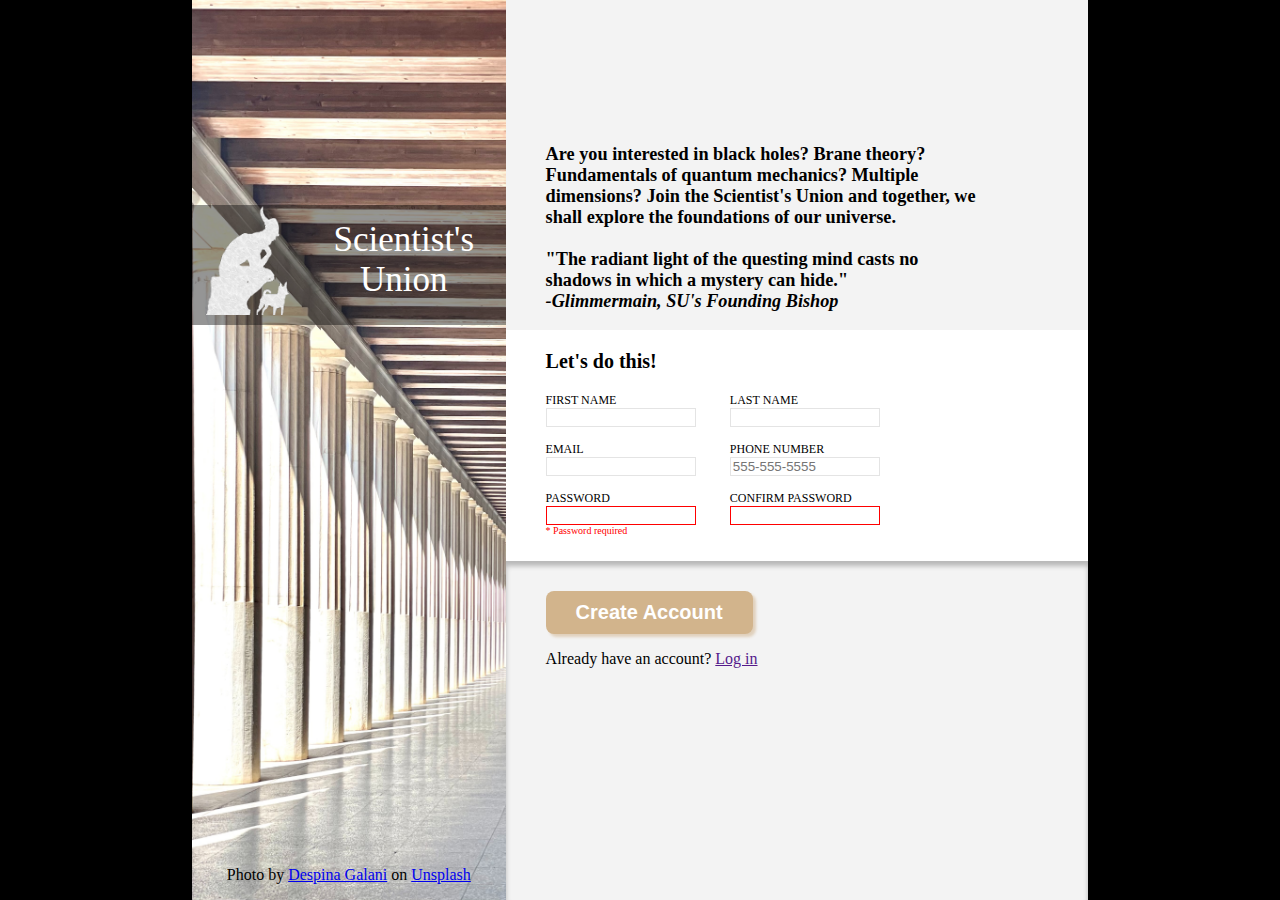
<file: index.html>
<!DOCTYPE html>
<html lang="en">
<head>
  <meta charset="UTF-8">
  <meta name="viewport" content="width=device-width, initial-scale=1.0">
  <link rel="stylesheet" href="style-form.css">
  <script src="script-form.js"></script>
  <title>Scientist's Union</title>
</head>
<body>
  <div class="logo-bg">
    <div class="logo">
      <img id="logo-img" src="Images/PZDLogoAlpha.png" height="110" width="110">
      <span id="org-name">Scientist's Union</span>
    </div>
    <div class="photo-credit">
      <p>Photo by <a href="https://unsplash.com/de/@despinagalani?utm_source=unsplash&utm_medium=referral&utm_content=creditCopyText">Despina Galani</a> on <a href="https://unsplash.com/photos/JSTpIKlrUTQ?utm_source=unsplash&utm_medium=referral&utm_content=creditCopyText">Unsplash</a>
      </p>
    </div>
  </div>
  <div class="info-form">
    <div class="intro">
      <p>Are you interested in black holes? Brane theory? Fundamentals of quantum mechanics? Multiple dimensions?
        Join the Scientist's Union and together, we shall explore the foundations of our universe.<br><br>

        "The radiant light of the questing mind casts no shadows in which a mystery can hide." <br><i>-Glimmermain, SU's Founding Bishop</i></p>
    </div>
    <div class="account-form">
      <p>Let's do this!</p>
      <form id="user-info">
        <div class="single-input">
          <label for="first-name">FIRST NAME</label>
          <input id="first-name" name="first-name"/>
        </div>
        <div class="single-input">
          <label for="last-name">LAST NAME</label>
          <input id="last-name" name="last-name"/>
        </div>
        <div class="single-input">
          <label for="email">EMAIL</label>
          <input type="email" name="email"/>
        </div>
        <div class="single-input">
          <label for="phone-number">PHONE NUMBER</label>
          <input type="tel" id="phone-number" pattern="[0-9]{3}-[0-9]{3}-[0-9]{4}" placeholder="555-555-5555" name="phone-number"/>
        </div>
        <div class="single-input">
          <label for="password">PASSWORD</label>
          <input type="password" id="password" name="password" required onkeyup='password_check();'/>
          <span id="password-mismatch-msg">* Password required</span>
        </div>
        <div class="single-input">
          <label for="confirm-password">CONFIRM PASSWORD</label>
          <input type="password" id="confirm-password" name="confirm-password" required onkeyup='password_check();'/>
        </div>
      </form>
    </div>
    <div class="submit">
      <button type="submit" form="user-info">Create Account</button>
      <p>Already have an account? <a href="">Log in</a></p>
    </div>
  </div>
  </div>
</body>
</html>
</file>
<file: style-form.css>
html {
  background-color: black;
  display: flex;
  justify-content: center;
}

html,body {
  height: 100%;
  margin: 0px;
  padding: 0px;
  overflow-x: hidden;
}

body {
  display: flex;
  flex-direction: column;
  width: 100%;
  background: white;
  margin: 0 6%;
}

.logo-bg{
  background-image: url("Images/greek-temple.jpg");
  background-size: cover;
  flex: 20%;

  display: flex;
  flex-direction: column;
  align-items: center;
  align-content: start;
}

.logo{
  justify-self: center;
  align-self: center;
  width: 100%;
  background-color: rgba(14, 14, 14, 0.438);
  margin-top: 35px;
  padding-bottom: 10px;

  display: flex;
  align-items: center;
  justify-content: center;
}

#logo-img {
  height: 80px;
  width: 80px;
}

#org-name {
  color: white;
  font-size: 35px;
  text-align: center;
}

.photo-credit{
  display: none;
}

.account-form {
  display: flex;
  flex-direction: column;
}

.info-form{
  flex: 90%;

  display: flex;
  flex-direction: column;
}

.intro{
  justify-self: center;
  align-self: center;
  width: 100%;
  display: flex;
  align-items: end;
  padding-top: 15px;
}

.intro, .submit {
  background-color: rgb(243, 243, 243);
}

.intro p{
  color: black;
  font-size: calc(8px + 0.8vw);
  font-weight: bold;
  padding: 0px 15px 0px 15px;
  margin-top: auto;
}

.account-form, .submit{
  padding: 0px 0px 25px 40px;
  width: calc(100% - 40px);
}

.account-form {
  background-color: white;
}

.account-form p{
  font-size: 20px;
  font-weight: bold;
}

form {
  display: flex;
  flex-wrap: wrap;
  row-gap: 15px;
  column-gap: 10%;
  padding: 0px 200px 0px 0px;
}

.single-input {
  display: flex;
  flex-direction: column;
  width: 40%;
  min-width: 150px;
  max-width: 200px;
}

input{
  border:1px solid rgb(228, 228, 228)
}

input:focus {
  outline: transparent !important;
  border:1px solid tan;
  box-shadow: 0 3px 3px rgb(241, 218, 187);
}

input:invalid{
  border:1px solid rgb(255, 0, 0);
}

input:invalid:focus{
  box-shadow: 0 3px 3px rgb(255, 166, 166);
}

#password-mismatch-msg {
  font-size: 10px;
  color: red;
}

label {
  font-size: 12px;
}

.submit {
  box-shadow: inset 0px 5px 5px rgb(184, 184, 184);
  padding-top: 30px;
  flex: 1;
}

.submit button {
  border: none;
  color: white;
  background-color:tan;
  font-weight: bold;
  font-size: 20px;
  border-radius: 8px;
  padding: 10px 30px;
  box-shadow: 3px 3px 3px rgb(224, 208, 187)
}

.submit button:hover {
  background-color:rgb(180, 153, 118);
  box-shadow: 3px 3px 3px rgb(170, 157, 140)
}

.submit button:active {
  background-color:rgb(136, 116, 89);
  transform: scale(0.98);
  box-shadow: 2px 2px 1px rgb(122, 113, 101)
}

@media only screen and (min-width: 700px) {
  body {
    flex-direction: row;
    align-items: stretch;
    width: 70%;
    margin: 0 10%;
  }

  .logo-bg{
    flex: 35%;
    min-height: 100%;
    padding-bottom: 0px;
  }

  .logo{
    margin-top: calc(35vh - 110px);
    margin-bottom: auto;
  }

  #logo-img {
    height: 110px;
    width: 110px;
  }

  .photo-credit{
    display: block;
  }

  .info-form{
    flex: 65%;
    min-height: 100%;
  }

  .intro{
    height: 35%;
    width: 100%;
  }

  .intro p{
    padding: 0px calc(100px + 0.5vw) 0px 40px;
  }
}
</file>
